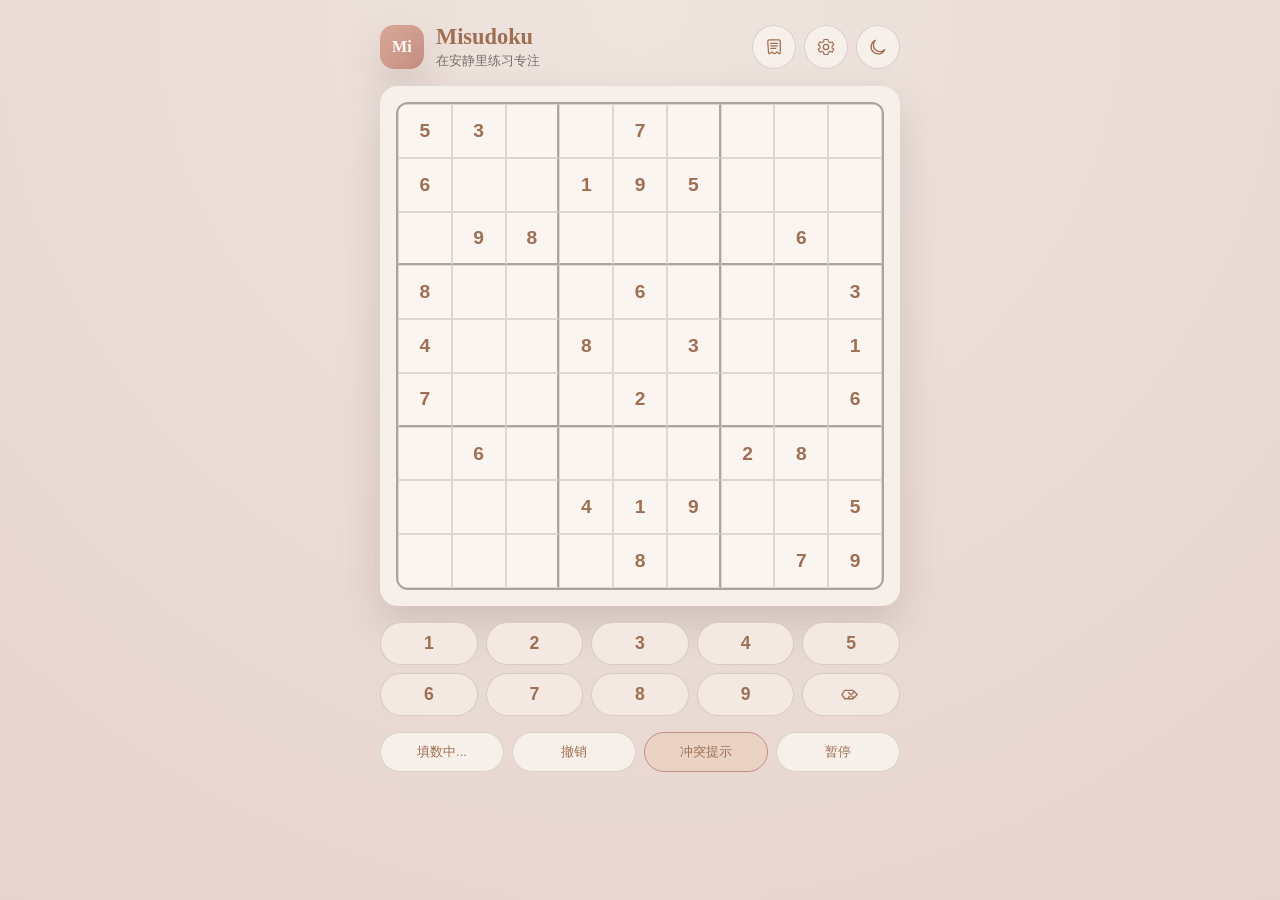
<file: index.html>
<!doctype html>
<html lang="zh-CN">
<head>
  <meta charset="utf-8" />
  <meta name="viewport" content="width=device-width, initial-scale=1, viewport-fit=cover" />
  <meta name="theme-color" content="#e9d8d1" />
  <meta name="apple-mobile-web-app-capable" content="yes" />
  <meta name="apple-mobile-web-app-title" content="Misudoku" />
  <meta name="apple-mobile-web-app-status-bar-style" content="default" />
  <title>Misudoku</title>
  <link rel="manifest" href="manifest.json" />
  <link rel="apple-touch-icon" sizes="180x180" href="assets/icons/apple-touch-icon-180.png" />
  <link rel="stylesheet" href="styles.css" />
</head>
<body>
  <div class="app" id="appRoot">
    <header class="app-header">
      <div class="brand">
        <div class="brand-mark" aria-hidden="true">Mi</div>
        <div class="brand-text">
          <h1>Misudoku</h1>
          <p>在安静里练习专注</p>
        </div>
      </div>
      <div class="header-actions">
        <button class="ghost icon-btn" id="puzzleBtn" type="button" aria-label="题目">
          <svg class="icon" viewBox="0 0 24 24" aria-hidden="true">
            <path d="M4.5 5.5a2 2 0 0 1 2-2h11a2 2 0 0 1 2 2v13.5a1 1 0 0 1-1.6.8l-2.4-1.8-2.4 1.8a1 1 0 0 1-1.2 0l-2.4-1.8-2.4 1.8a1 1 0 0 1-1.6-.8z" fill="none" stroke="currentColor" stroke-width="1.5" stroke-linejoin="round" />
            <path d="M8 7.5h8M8 10.5h8M8 13.5h6" fill="none" stroke="currentColor" stroke-width="1.5" stroke-linecap="round" />
          </svg>
        </button>
        <button class="ghost icon-btn" id="settingsBtn" type="button" aria-label="设置">
          <svg class="icon" viewBox="0 0 24 24" aria-hidden="true">
            <path d="M12 15.2a3.2 3.2 0 1 0 0-6.4 3.2 3.2 0 0 0 0 6.4z" fill="none" stroke="currentColor" stroke-width="1.6" />
            <path d="M19.4 12a7.4 7.4 0 0 0-.1-1.2l2-1.5-2-3.5-2.4 1a7.9 7.9 0 0 0-2-1.1L14.4 3h-4.8l-.5 2.7a7.9 7.9 0 0 0-2 1.1l-2.4-1-2 3.5 2 1.5a7.4 7.4 0 0 0 0 2.4l-2 1.5 2 3.5 2.4-1a7.9 7.9 0 0 0 2 1.1l.5 2.7h4.8l.5-2.7a7.9 7.9 0 0 0 2-1.1l2.4 1 2-3.5-2-1.5c.1-.4.1-.8.1-1.2z" fill="none" stroke="currentColor" stroke-width="1.4" stroke-linejoin="round" />
          </svg>
        </button>
        <button class="ghost icon-btn" id="themeToggle" type="button" aria-label="切换日间/夜间">
          <svg class="icon icon-moon" viewBox="0 0 24 24" aria-hidden="true">
            <path d="M20 15.2A7.8 7.8 0 0 1 8.8 4a8.5 8.5 0 1 0 11.2 11.2z" fill="none" stroke="currentColor" stroke-width="1.6" stroke-linejoin="round" />
          </svg>
          <svg class="icon icon-sun" viewBox="0 0 24 24" aria-hidden="true">
            <circle cx="12" cy="12" r="4" fill="none" stroke="currentColor" stroke-width="1.6" />
            <path d="M12 2.5v2.5M12 19v2.5M4.6 4.6l1.8 1.8M17.6 17.6l1.8 1.8M2.5 12h2.5M19 12h2.5M4.6 19.4l1.8-1.8M17.6 6.4l1.8-1.8" fill="none" stroke="currentColor" stroke-width="1.6" stroke-linecap="round" />
          </svg>
        </button>
      </div>
    </header>

    <section class="board-card">
      <div class="board" id="board" role="grid" aria-label="Sudoku 棋盘"></div>
    </section>

    <section class="keypad" aria-label="数字输入">
      <button class="key" data-key="1" type="button">1</button>
      <button class="key" data-key="2" type="button">2</button>
      <button class="key" data-key="3" type="button">3</button>
      <button class="key" data-key="4" type="button">4</button>
      <button class="key" data-key="5" type="button">5</button>
      <button class="key" data-key="6" type="button">6</button>
      <button class="key" data-key="7" type="button">7</button>
      <button class="key" data-key="8" type="button">8</button>
      <button class="key" data-key="9" type="button">9</button>
      <button class="key" data-key="clear" type="button" aria-label="清除">
        <svg class="icon" viewBox="0 0 24 24" aria-hidden="true">
          <path d="M4.5 6.5h10l5 5-5 5h-10l-3.5-5z" fill="none" stroke="currentColor" stroke-width="1.6" stroke-linejoin="round" />
          <path d="M9 9l6 6M15 9l-6 6" fill="none" stroke="currentColor" stroke-width="1.6" stroke-linecap="round" />
        </svg>
      </button>
    </section>

    <section class="controls">
      <div class="control-row">
        <button class="pill" id="noteToggle" type="button">笔记</button>
        <button class="pill" id="undoBtn" type="button">撤销</button>
        <button class="pill" id="conflictToggle" type="button">冲突提示</button>
        <button class="pill" id="pauseBtn" type="button">暂停</button>
      </div>
    </section>
  </div>

  <dialog class="modal" id="puzzleDialog">
    <div class="modal-header">
      <h2>题目</h2>
      <button class="ghost" id="closePuzzle" type="button">关闭</button>
    </div>
    <div class="modal-body">
      <div class="modal-section">
        <div class="section-header">
          <h3>状态</h3>
          <button class="ghost" id="resetPuzzleBtn" type="button">重置本题</button>
        </div>
        <div class="settings-grid">
          <div class="settings-item">
            <div class="label">当前题目</div>
            <div class="value" id="puzzleMeta">未开始</div>
          </div>
          <div class="settings-item">
            <div class="label">当前计时</div>
            <div class="value" id="timer">00:00</div>
          </div>
          <div class="settings-item">
            <div class="label">当前尝试</div>
            <div class="value" id="attempts">0</div>
          </div>
        </div>
      </div>
      <div class="modal-section">
        <div class="section-header">
          <h3>题库</h3>
          <button class="ghost" id="toggleImportExport" type="button">导入/导出</button>
        </div>
        <div class="segmented" id="sourceSeg">
          <button type="button" class="segmented-btn is-active" data-source="book">书籍题库</button>
          <button type="button" class="segmented-btn" data-source="generated">生成题</button>
        </div>
        <div class="library-content">
          <div id="bookPanel">
            <div class="book-list" id="bookList"></div>
            <div class="list-footer">
              <button class="pill" id="selectPuzzleBtn" type="button" disabled>选这题</button>
            </div>
          </div>
          <div id="importExportPanel" hidden>
            <div class="modal-section nested">
              <h3>导入题库 / 进度</h3>
              <p class="hint">支持 JSON 或 CSV。JSON 可包含题库与进度，CSV 仅导入题库。</p>
              <input id="importFile" type="file" accept=".json,.csv,application/json,text/csv" />
              <div class="inline">
                <label class="switch">
                  <input type="checkbox" id="replaceMode" />
                  <span>替换现有数据</span>
                </label>
                <button class="pill" id="importBtn" type="button">开始导入</button>
                <button class="pill" id="downloadTemplateBtn" type="button">下载模板</button>
              </div>
              <div class="status" id="importStatus"></div>
            </div>
            <div class="modal-section nested">
              <h3>导出备份</h3>
              <p class="hint">包含题库、进度与设置，用于重装后恢复。</p>
              <button class="pill" id="exportBtn" type="button">下载备份 JSON</button>
            </div>
          </div>
          <div id="generatedPanel" hidden>
            <div class="modal-section nested">
              <h3>生成题</h3>
              <p class="hint">生成题操作区待设计。</p>
            </div>
            <div class="modal-section nested" id="generatedDifficultyRow" hidden>
              <div class="label">生成难度</div>
              <div class="segmented" id="genDifficulty">
                <button type="button" class="segmented-btn is-active" data-gen="1">简单</button>
                <button type="button" class="segmented-btn" data-gen="2">中等</button>
                <button type="button" class="segmented-btn" data-gen="3">困难</button>
                <button type="button" class="segmented-btn" data-gen="4">专家</button>
              </div>
            </div>
          </div>
        </div>
      </div>
    </div>
  </dialog>

  <dialog class="modal" id="settingsDialog">
    <div class="modal-header">
      <h2>设置</h2>
      <button class="ghost" id="saveSettingsBtn" type="button">保存设置</button>
    </div>
    <div class="modal-body">
      <div class="modal-section">
        <div class="pref-row">
          <div>
            <h3>填数提示高亮</h3>
            <p class="hint">点亮选中格所在的行、列、宫</p>
          </div>
          <label class="switch">
            <input type="checkbox" id="relatedHighlightToggle" />
            <span>开启</span>
          </label>
        </div>
      </div>
      <div class="modal-section">
        <div class="pref-row">
          <div>
            <h3>同数字高亮</h3>
            <p class="hint">点亮所有与填入数相同的数字</p>
          </div>
          <label class="switch">
            <input type="checkbox" id="sameDigitHighlightToggle" />
            <span>开启</span>
          </label>
        </div>
      </div>
      <div class="modal-section">
        <h3>欢庆效果</h3>
        <div class="segmented" id="celebrationThemeSeg">
          <button type="button" class="segmented-btn is-active" data-celebration="zen">Zen</button>
          <button type="button" class="segmented-btn" data-celebration="default">Default</button>
          <button type="button" class="segmented-btn" data-celebration="festival">Festival</button>
        </div>
      </div>
    </div>
  </dialog>

  <dialog class="modal" id="confirmResetDialog">
    <div class="modal-body center">
      <h2>重置本题</h2>
      <p class="hint">当前记录将被清除，是否重置？</p>
      <div class="inline center">
        <button class="pill" id="confirmResetBtn" type="button">是</button>
        <button class="ghost" id="cancelResetBtn" type="button">否</button>
      </div>
    </div>
  </dialog>

  <dialog class="modal" id="winDialog">
    <div class="modal-body center">
      <h2>完成</h2>
      <p id="winSummary">你已经完成这道题。</p>
      <div class="inline center">
        <button class="pill" id="winNextBtn" type="button">下一题</button>
        <button class="ghost" id="winCloseBtn" type="button">关闭</button>
      </div>
    </div>
  </dialog>

  <script src="celebration-fx.js"></script>
  <script src="app.js"></script>
</body>
</html>
</file>
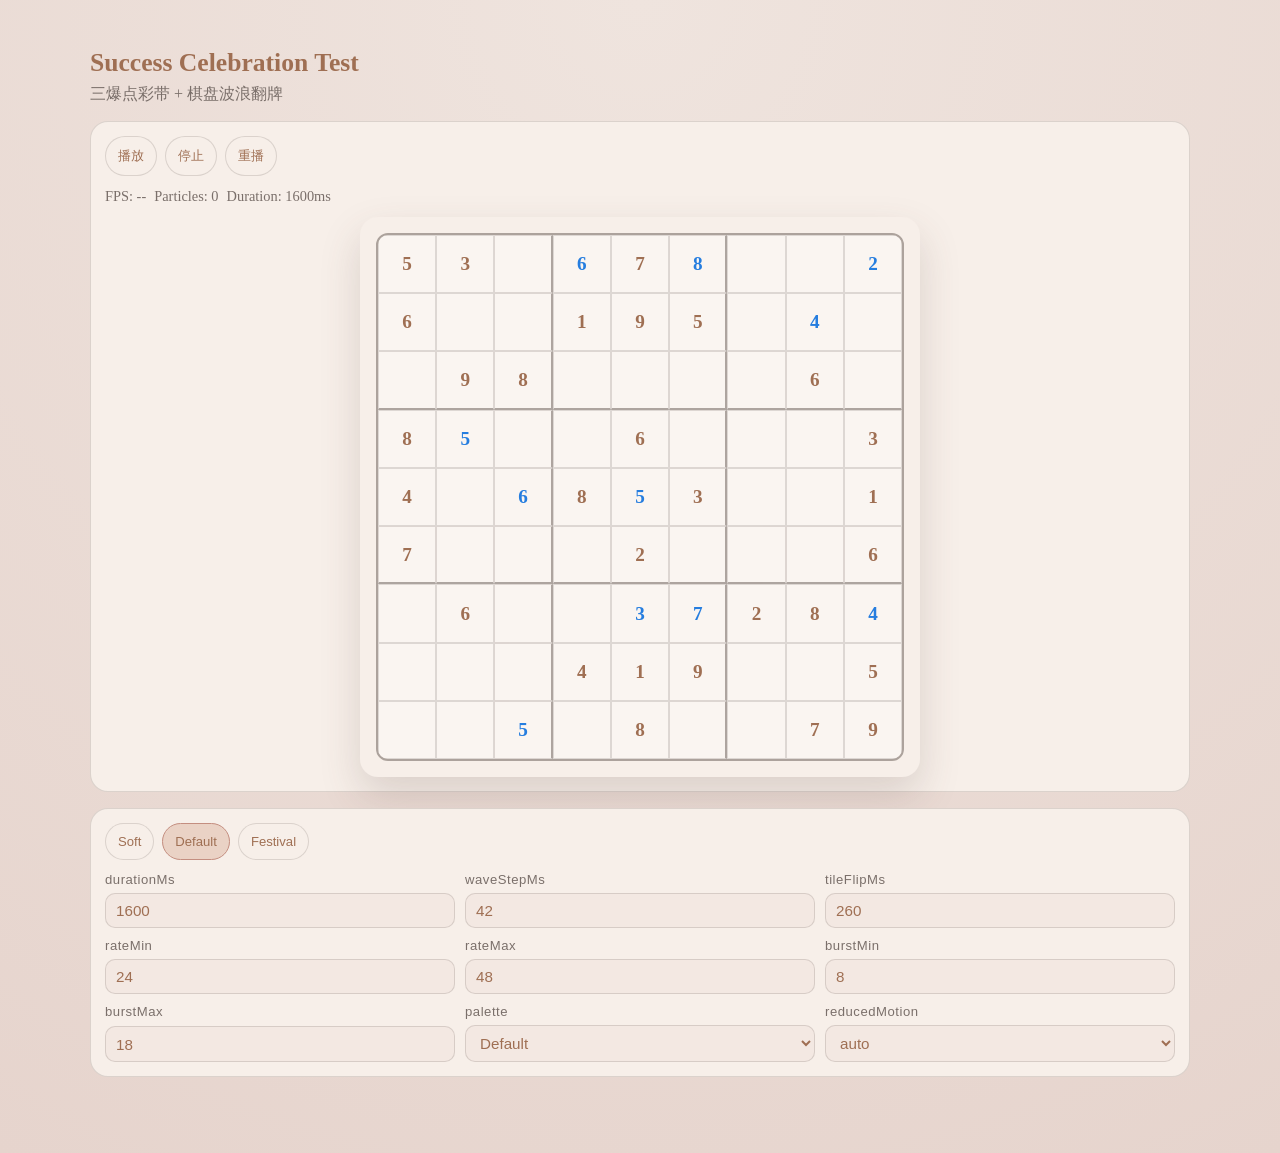
<file: celebration-test.html>
<!doctype html>
<html lang="zh-CN">
<head>
  <meta charset="utf-8" />
  <meta name="viewport" content="width=device-width, initial-scale=1, viewport-fit=cover" />
  <title>Misudoku Celebration Test</title>
  <link rel="stylesheet" href="styles.css" />
  <link rel="stylesheet" href="celebration-test.css" />
</head>
<body>
  <main class="fx-test-page" id="fxTestPage">
    <header class="fx-test-header">
      <h1>Success Celebration Test</h1>
      <p>三爆点彩带 + 棋盘波浪翻牌</p>
    </header>

    <section class="fx-preview" id="fxPreview">
      <div class="fx-preview-actions">
        <button class="pill" id="playBtn" type="button">播放</button>
        <button class="pill" id="stopBtn" type="button">停止</button>
        <button class="pill" id="replayBtn" type="button">重播</button>
      </div>
      <div class="fx-status-row">
        <span id="fpsStat">FPS: --</span>
        <span id="particleStat">Particles: --</span>
        <span id="durationStat">Duration: --</span>
      </div>
      <div class="board-card fx-board-card">
        <div class="board" id="fxBoard" role="img" aria-label="庆祝效果测试棋盘"></div>
      </div>
    </section>

    <section class="fx-controls">
      <div class="fx-presets">
        <button class="pill" data-preset="soft" type="button">Soft</button>
        <button class="pill is-active" data-preset="default" type="button">Default</button>
        <button class="pill" data-preset="festival" type="button">Festival</button>
      </div>

      <div class="fx-grid">
        <label class="fx-field">
          <span>durationMs</span>
          <input id="durationMs" type="number" min="600" max="5000" step="50" value="1600" />
        </label>
        <label class="fx-field">
          <span>waveStepMs</span>
          <input id="waveStepMs" type="number" min="12" max="120" step="1" value="42" />
        </label>
        <label class="fx-field">
          <span>tileFlipMs</span>
          <input id="tileFlipMs" type="number" min="120" max="700" step="10" value="260" />
        </label>
        <label class="fx-field">
          <span>rateMin</span>
          <input id="rateMin" type="number" min="4" max="120" step="1" value="24" />
        </label>
        <label class="fx-field">
          <span>rateMax</span>
          <input id="rateMax" type="number" min="6" max="160" step="1" value="48" />
        </label>
        <label class="fx-field">
          <span>burstMin</span>
          <input id="burstMin" type="number" min="1" max="40" step="1" value="8" />
        </label>
        <label class="fx-field">
          <span>burstMax</span>
          <input id="burstMax" type="number" min="2" max="60" step="1" value="18" />
        </label>
        <label class="fx-field">
          <span>palette</span>
          <select id="palette">
            <option value="zen">Zen</option>
            <option value="default" selected>Default</option>
            <option value="festival">Festival</option>
          </select>
        </label>
        <label class="fx-field">
          <span>reducedMotion</span>
          <select id="reducedMotion">
            <option value="auto" selected>auto</option>
            <option value="off">off</option>
            <option value="on">on</option>
          </select>
        </label>
      </div>
    </section>
  </main>

  <script src="celebration-fx.js"></script>
  <script src="celebration-test.js"></script>
</body>
</html>
</file>
<file: styles.css>
:root {
  color-scheme: light;
  --bg: #efe4de;
  --bg-deep: #e6d4cd;
  --panel: #f7efe9;
  --panel-soft: #f3e8e2;
  --text: #9f6f53;
  --text: #9f6f53;
  --muted: #7a6f6a;
  --accent: #d9a898;
  --accent-strong: #c48e80;
  --highlight: #ead2c5;
  --related: #ffede3;
  --border: rgba(90, 78, 72, 0.18);
  --border-strong: rgba(90, 78, 72, 0.48);
  --shadow: 0 18px 40px rgba(87, 69, 61, 0.18);
  --cell-size: min(10vw, 40px);
  --radius: 18px;
  --focus: #b77c6b;
  --player-digit: #257ddf;
  --conflict-text: #4b1f1d;
}

[data-theme="dark"] {
  color-scheme: dark;
  --bg: #1e2024;
  --bg-deep: #17181c;
  --panel: #26282f;
  --panel-soft: #2d3038;
  --text: #e7e0db;
  --muted: #b4a7a1;
  --accent: #b07d6c;
  --highlight: #3b2f2b;
  --related: #37373f;
  --accent-strong: #82919c;
  --player-digit: #b23455;
  --conflict-text: #e58a86;
  --border: rgba(236, 226, 219, 0.12);
  --border-strong: rgba(236, 226, 219, 0.4);
  --shadow: 0 20px 45px rgba(0, 0, 0, 0.35);
  --focus: #d0a291;
}

* {
  box-sizing: border-box;
}

html {
  -webkit-text-size-adjust: 100%;
  text-size-adjust: 100%;
}

body {
  margin: 0;
  min-height: 100vh;
  background: radial-gradient(circle at top, var(--bg), var(--bg-deep));
  font-family: "Iowan Old Style", "Palatino Linotype", "Book Antiqua", "Georgia", serif;
  color: var(--text);
  display: flex;
  justify-content: center;
  padding: 24px 16px 40px;
}

.app {
  width: min(96vw, 520px);
  display: flex;
  flex-direction: column;
  gap: 16px;
}

.app-header {
  display: flex;
  justify-content: space-between;
  align-items: center;
  gap: 16px;
}

.brand {
  display: flex;
  align-items: center;
  gap: 12px;
}

.brand-mark {
  width: 44px;
  height: 44px;
  border-radius: 14px;
  background: linear-gradient(135deg, var(--accent), var(--accent-strong));
  color: #fffaf6;
  display: flex;
  align-items: center;
  justify-content: center;
  font-weight: 600;
  letter-spacing: 0.02em;
  box-shadow: var(--shadow);
}

.brand-text h1 {
  margin: 0;
  font-size: 1.4rem;
  font-weight: 600;
}

.brand-text p {
  margin: 2px 0 0;
  font-size: 0.82rem;
  color: var(--muted);
}

.header-actions {
  display: flex;
  gap: 8px;
}

.icon-btn {
  width: 44px;
  height: 44px;
  padding: 0;
  display: inline-flex;
  align-items: center;
  justify-content: center;
}

.icon {
  width: 20px;
  height: 20px;
  color: var(--text);
}

#themeToggle .icon-sun {
  display: none;
}

[data-theme="dark"] #themeToggle .icon-sun {
  display: block;
}

[data-theme="dark"] #themeToggle .icon-moon {
  display: none;
}

.status-card {
  background: var(--panel);
  border-radius: var(--radius);
  padding: 16px;
  box-shadow: var(--shadow);
  display: flex;
  flex-direction: column;
  gap: 12px;
}

.status-row {
  display: flex;
  justify-content: space-between;
  gap: 12px;
}

.status-block {
  display: flex;
  flex-direction: column;
  gap: 6px;
}

.status-block.full {
  width: 100%;
}

.status-block.align-right {
  text-align: right;
}

.label {
  font-size: 0.75rem;
  text-transform: uppercase;
  letter-spacing: 0.12em;
  color: var(--muted);
}

.value {
  font-size: 1rem;
  font-weight: 600;
}

.segmented {
  display: inline-flex;
  border-radius: 999px;
  background: var(--panel-soft);
  padding: 4px;
  gap: 4px;
  border: 1px solid var(--border);
}

.segmented-btn {
  border: none;
  background: transparent;
  padding: 8px 12px;
  border-radius: 999px;
  font-size: 0.85rem;
  color: var(--muted);
  cursor: pointer;
}

.segmented-btn.is-active {
  background: var(--highlight);
  color: var(--text);
  font-weight: 600;
}

.board-card {
  background: var(--panel);
  border-radius: var(--radius);
  padding: 16px;
  box-shadow: var(--shadow);
}

.board {
  display: grid;
  grid-template-columns: repeat(9, 1fr);
  gap: 0;
  border: 2px solid var(--border-strong);
  border-radius: 12px;
  overflow: hidden;
}

.cell {
  position: relative;
  width: 100%;
  aspect-ratio: 1 / 1;
  border: 1px solid var(--border);
  background: rgba(255, 255, 255, 0.35);
  color: var(--player-digit);
  display: flex;
  align-items: center;
  justify-content: center;
  font-size: 1.2rem;
  font-weight: 600;
  padding: 0;
  cursor: pointer;
  transition: background 0.2s ease, transform 0.2s ease;
}

.cell.box-right {
  border-right-width: 2px;
  border-right-color: var(--border-strong);
}

.cell.box-bottom {
  border-bottom-width: 2px;
  border-bottom-color: var(--border-strong);
}

.app.is-paused .board,
.app.is-paused .keypad {
  opacity: 0.6;
  pointer-events: none;
}

[data-theme="dark"] .cell {
  background: rgba(18, 19, 22, 0.65);
}

.cell:focus-visible {
  outline: 2px solid var(--focus);
  outline-offset: -2px;
}

.cell.is-given {
  /*background: rgba(217, 168, 152, 0.2);*/
  color: var(--text-isgiven, var(--text));
}

.cell.is-selected {
  outline: 2px solid var(--accent-strong);
  outline-offset: -3px;
  outline-style: solid;
}

.cell.is-related {
  background: var(--related);
}

.cell.is-same-value {
  background: rgba(217, 168, 152, 0.26);
}

.cell.is-conflict {
  background: rgba(214, 114, 106, 0.35);
  color: var(--conflict-text);
}

.cell .cell-value {
  position: relative;
  z-index: 2;
}

.cell-notes {
  position: absolute;
  inset: 4px;
  display: grid;
  grid-template-columns: repeat(3, 1fr);
  grid-template-rows: repeat(3, 1fr);
  font-size: 0.5rem;
  line-height: 1;
  gap: 2px;
  color: var(--muted);
  opacity: 0.9;
}

.cell-notes span {
  display: flex;
  align-items: center;
  justify-content: center;
  line-height: 1;
  opacity: 0;
}

.cell-notes span.active {
  color: var(--text);
  opacity: 1;
}

.controls {
  display: flex;
  flex-direction: column;
  gap: 10px;
}

.control-row {
  display: grid;
  grid-template-columns: repeat(4, 1fr);
  gap: 8px;
}

.keypad {
  display: grid;
  grid-template-columns: repeat(5, 1fr);
  gap: 8px;
}

button {
  font-family: "Avenir Next", "Gill Sans", "Trebuchet MS", sans-serif;
}

.pill,
.key,
.ghost {
  border-radius: 999px;
  border: 1px solid var(--border);
  background: var(--panel);
  color: var(--text);
  padding: 10px 12px;
  cursor: pointer;
  font-size: 0.82rem;
  transition: transform 0.2s ease, box-shadow 0.2s ease, background 0.2s ease;
}

.icon-btn.ghost {
  padding: 0;
}

.key {
  background: var(--panel-soft);
  font-size: 1.1rem;
  font-weight: 600;
  display: inline-flex;
  align-items: center;
  justify-content: center;
}

.pill.is-active,
.key.is-active,
.ghost.is-active {
  background: var(--highlight);
  border-color: var(--accent-strong);
}

.pill:active,
.key:active,
.ghost:active {
  transform: translateY(1px);
  box-shadow: none;
}

.modal {
  border: none;
  border-radius: 20px;
  width: min(92vw, 520px);
  padding: 0;
  background: var(--panel);
  color: var(--text);
  box-shadow: var(--shadow);
}

.modal::backdrop {
  background: rgba(0, 0, 0, 0.35);
}

.modal-header {
  display: flex;
  justify-content: space-between;
  align-items: center;
  padding: 16px 20px 8px;
}

.modal-body {
  padding: 0 20px 20px;
  display: flex;
  flex-direction: column;
  gap: 16px;
}

.modal-body.center {
  align-items: center;
  text-align: center;
}

.modal-section {
  background: var(--panel-soft);
  border-radius: 16px;
  padding: 14px;
  border: 1px solid var(--border);
}

.modal-section.nested {
  background: transparent;
  border: 1px dashed var(--border);
}

.section-header {
  display: flex;
  align-items: center;
  justify-content: space-between;
  gap: 12px;
  margin-bottom: 10px;
}

.section-header h3 {
  margin: 0;
}

.library-content {
  margin-top: 12px;
  display: flex;
  flex-direction: column;
  gap: 12px;
}

.book-list {
  display: flex;
  flex-direction: column;
  gap: 8px;
  max-height: 280px;
  overflow-y: auto;
  padding-right: 4px;
}

.book-list::-webkit-scrollbar {
  width: 6px;
}

.book-list::-webkit-scrollbar-thumb {
  background: rgba(90, 78, 72, 0.25);
  border-radius: 999px;
}

.book-row {
  border: 1px solid var(--border);
  border-radius: 12px;
  padding: 10px 12px;
  display: grid;
  grid-template-columns: 14px 1.3fr 1fr 0.7fr;
  gap: 10px;
  align-items: center;
  background: var(--panel);
  color: var(--text);
  cursor: pointer;
  text-align: left;
}

.book-row.is-selected {
  border-color: var(--accent-strong);
  box-shadow: 0 6px 18px rgba(196, 142, 128, 0.25);
}

.book-row .status-dot {
  width: 10px;
  height: 10px;
  border-radius: 999px;
  background: rgba(122, 111, 106, 0.4);
}

.book-row.is-completed .status-dot {
  background: var(--accent-strong);
}

.book-row .book-id {
  font-weight: 600;
}

.book-row .book-diff,
.book-row .book-time {
  font-size: 0.85rem;
  color: var(--muted);
}

.list-footer {
  display: flex;
  justify-content: center;
}

.list-footer .pill:disabled {
  opacity: 0.5;
  cursor: not-allowed;
}

.settings-grid {
  display: grid;
  gap: 12px;
}

.settings-item {
  display: flex;
  flex-direction: column;
  gap: 6px;
}

.pref-row {
  display: flex;
  align-items: center;
  justify-content: space-between;
  gap: 12px;
}

.pref-row h3 {
  margin: 0;
}

.pref-row .hint {
  margin: 4px 0 0;
}

.modal-section h3 {
  margin: 0 0 8px;
}

.hint {
  margin: 0 0 10px;
  color: var(--muted);
  font-size: 0.85rem;
}

.inline {
  display: flex;
  flex-wrap: wrap;
  align-items: center;
  gap: 10px;
}

.inline.center {
  justify-content: center;
}

.switch {
  display: flex;
  align-items: center;
  gap: 8px;
  font-size: 0.9rem;
}

.status {
  min-height: 20px;
  font-size: 0.85rem;
  color: var(--muted);
}

.celebration-layer {
  position: fixed;
  inset: 0;
  z-index: 1400;
  pointer-events: none;
  opacity: 0;
  transition: opacity 0.2s ease;
}

.celebration-layer.is-active {
  opacity: 1;
  pointer-events: auto;
}

.celebration-wave-layer {
  position: absolute;
  inset: 0;
  pointer-events: none;
}

.celebration-confetti-canvas {
  position: fixed;
  inset: 0;
  width: 100%;
  height: 100%;
  pointer-events: none;
}

.celebration-board-clone {
  position: fixed;
  display: grid;
  grid-template-columns: repeat(9, 1fr);
  grid-template-rows: repeat(9, 1fr);
  border: 2px solid var(--border-strong);
  border-radius: 12px;
  overflow: hidden;
  transform-style: preserve-3d;
  box-shadow: 0 24px 42px rgba(0, 0, 0, 0.18);
}

.celebration-wave-cell {
  border: 1px solid var(--border);
  background: rgba(255, 255, 255, 0.45);
  display: flex;
  align-items: center;
  justify-content: center;
  color: var(--player-digit);
  font-size: 1.2rem;
  font-weight: 600;
  backface-visibility: hidden;
  transform-origin: center center;
}

[data-theme="dark"] .celebration-wave-cell {
  background: rgba(18, 19, 22, 0.72);
}

.celebration-wave-cell.is-given {
  color: var(--text-isgiven, var(--text));
}

.celebration-wave-cell.box-right {
  border-right-width: 2px;
  border-right-color: var(--border-strong);
}

.celebration-wave-cell.box-bottom {
  border-bottom-width: 2px;
  border-bottom-color: var(--border-strong);
}

.celebration-board-clone.is-active .celebration-wave-cell {
  animation-name: fxTileWaveFlip;
  animation-timing-function: cubic-bezier(0.23, 0.73, 0.2, 1);
  animation-fill-mode: both;
}

.celebration-board-clone.is-reduced.is-active .celebration-wave-cell {
  animation-name: fxTileWaveLite;
}

.celebration-wave-value {
  transform: translateZ(0);
}

.celebration-message {
  position: fixed;
  left: 50%;
  top: 50%;
  transform: translate(-50%, -50%) scale(0.94);
  padding: 12px 18px;
  border: 1px solid var(--border);
  border-radius: 14px;
  background: rgba(247, 239, 233, 0.86);
  backdrop-filter: blur(4px);
  color: var(--text);
  letter-spacing: 0.08em;
  text-transform: uppercase;
  font-size: 0.86rem;
  opacity: 0;
  transition: opacity 0.24s ease, transform 0.24s ease;
  pointer-events: auto;
  cursor: pointer;
}

[data-theme="dark"] .celebration-message {
  background: rgba(38, 40, 47, 0.88);
}

.celebration-message.is-visible {
  opacity: 1;
  transform: translate(-50%, -50%) scale(1);
}

@keyframes fxTileWaveFlip {
  0% {
    transform: rotateY(0deg);
    filter: brightness(1);
  }
  44% {
    transform: rotateY(92deg);
    filter: brightness(1.16);
  }
  100% {
    transform: rotateY(0deg);
    filter: brightness(1);
  }
}

@keyframes fxTileWaveLite {
  0% {
    transform: translateZ(0);
    filter: brightness(1);
  }
  50% {
    transform: translateY(-1px);
    filter: brightness(1.14);
  }
  100% {
    transform: translateZ(0);
    filter: brightness(1);
  }
}

@media (max-width: 480px) {
  body {
    padding: 16px 12px 28px;
  }

  .control-row {
    grid-template-columns: repeat(2, 1fr);
  }

  .keypad {
    grid-template-columns: repeat(5, 1fr);
  }
}

@supports (-webkit-touch-callout: none) {
  @media (max-width: 390px) {
    .cell-notes {
      inset: 2px;
      gap: 1px;
      font-size: 0.42rem;
    }

    .cell.is-selected {
      outline-width: 1.8px;
      outline-offset: -2px;
    }
  }
}
</file>
<file: celebration-test.css>
.fx-test-page {
  width: min(1100px, 96vw);
  margin: 0 auto;
  padding: 24px 0 36px;
  display: grid;
  grid-template-columns: 1fr;
  gap: 16px;
}

.fx-test-header h1 {
  margin: 0;
  font-size: 1.6rem;
}

.fx-test-header p {
  margin: 6px 0 0;
  color: var(--muted);
}

.fx-preview {
  background: var(--panel);
  border: 1px solid var(--border);
  border-radius: 18px;
  padding: 14px;
  display: grid;
  gap: 12px;
}

.fx-preview-actions,
.fx-status-row,
.fx-presets {
  display: flex;
  align-items: center;
  gap: 8px;
  flex-wrap: wrap;
}

.fx-status-row {
  color: var(--muted);
  font-size: 0.9rem;
}

.fx-board-card {
  width: min(88vw, 560px);
  margin: 0 auto;
}

.fx-board-card .cell {
  cursor: default;
}

.fx-controls {
  background: var(--panel);
  border: 1px solid var(--border);
  border-radius: 18px;
  padding: 14px;
  display: grid;
  gap: 12px;
}

.fx-grid {
  display: grid;
  grid-template-columns: repeat(3, minmax(180px, 1fr));
  gap: 10px;
}

.fx-field {
  display: grid;
  gap: 6px;
  font-family: "Avenir Next", "Gill Sans", "Trebuchet MS", sans-serif;
  font-size: 0.82rem;
}

.fx-field span {
  color: var(--muted);
  letter-spacing: 0.04em;
}

.fx-field input,
.fx-field select {
  border-radius: 10px;
  border: 1px solid var(--border);
  background: var(--panel-soft);
  color: var(--text);
  padding: 8px 10px;
  font-size: 0.95rem;
}

@media (max-width: 900px) {
  .fx-grid {
    grid-template-columns: repeat(2, minmax(160px, 1fr));
  }
}

@media (max-width: 560px) {
  .fx-grid {
    grid-template-columns: 1fr;
  }
}
</file>
